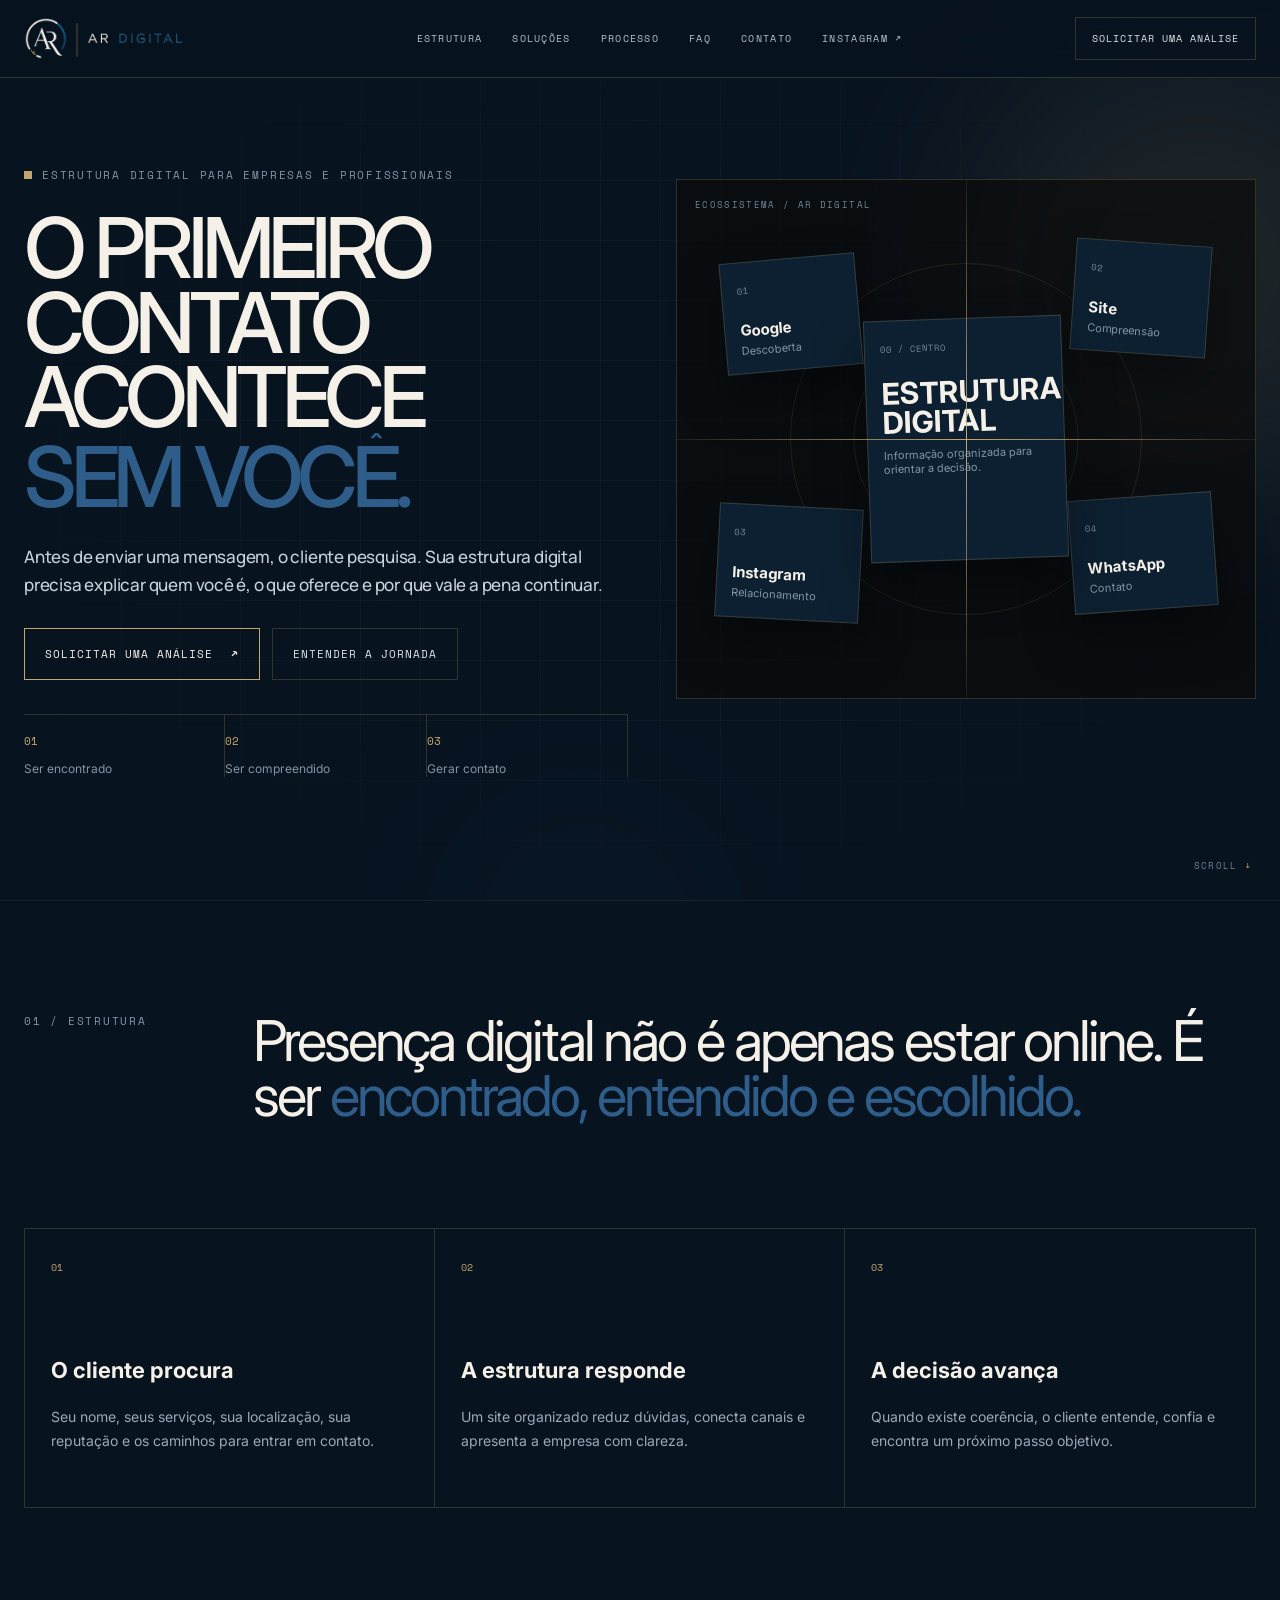
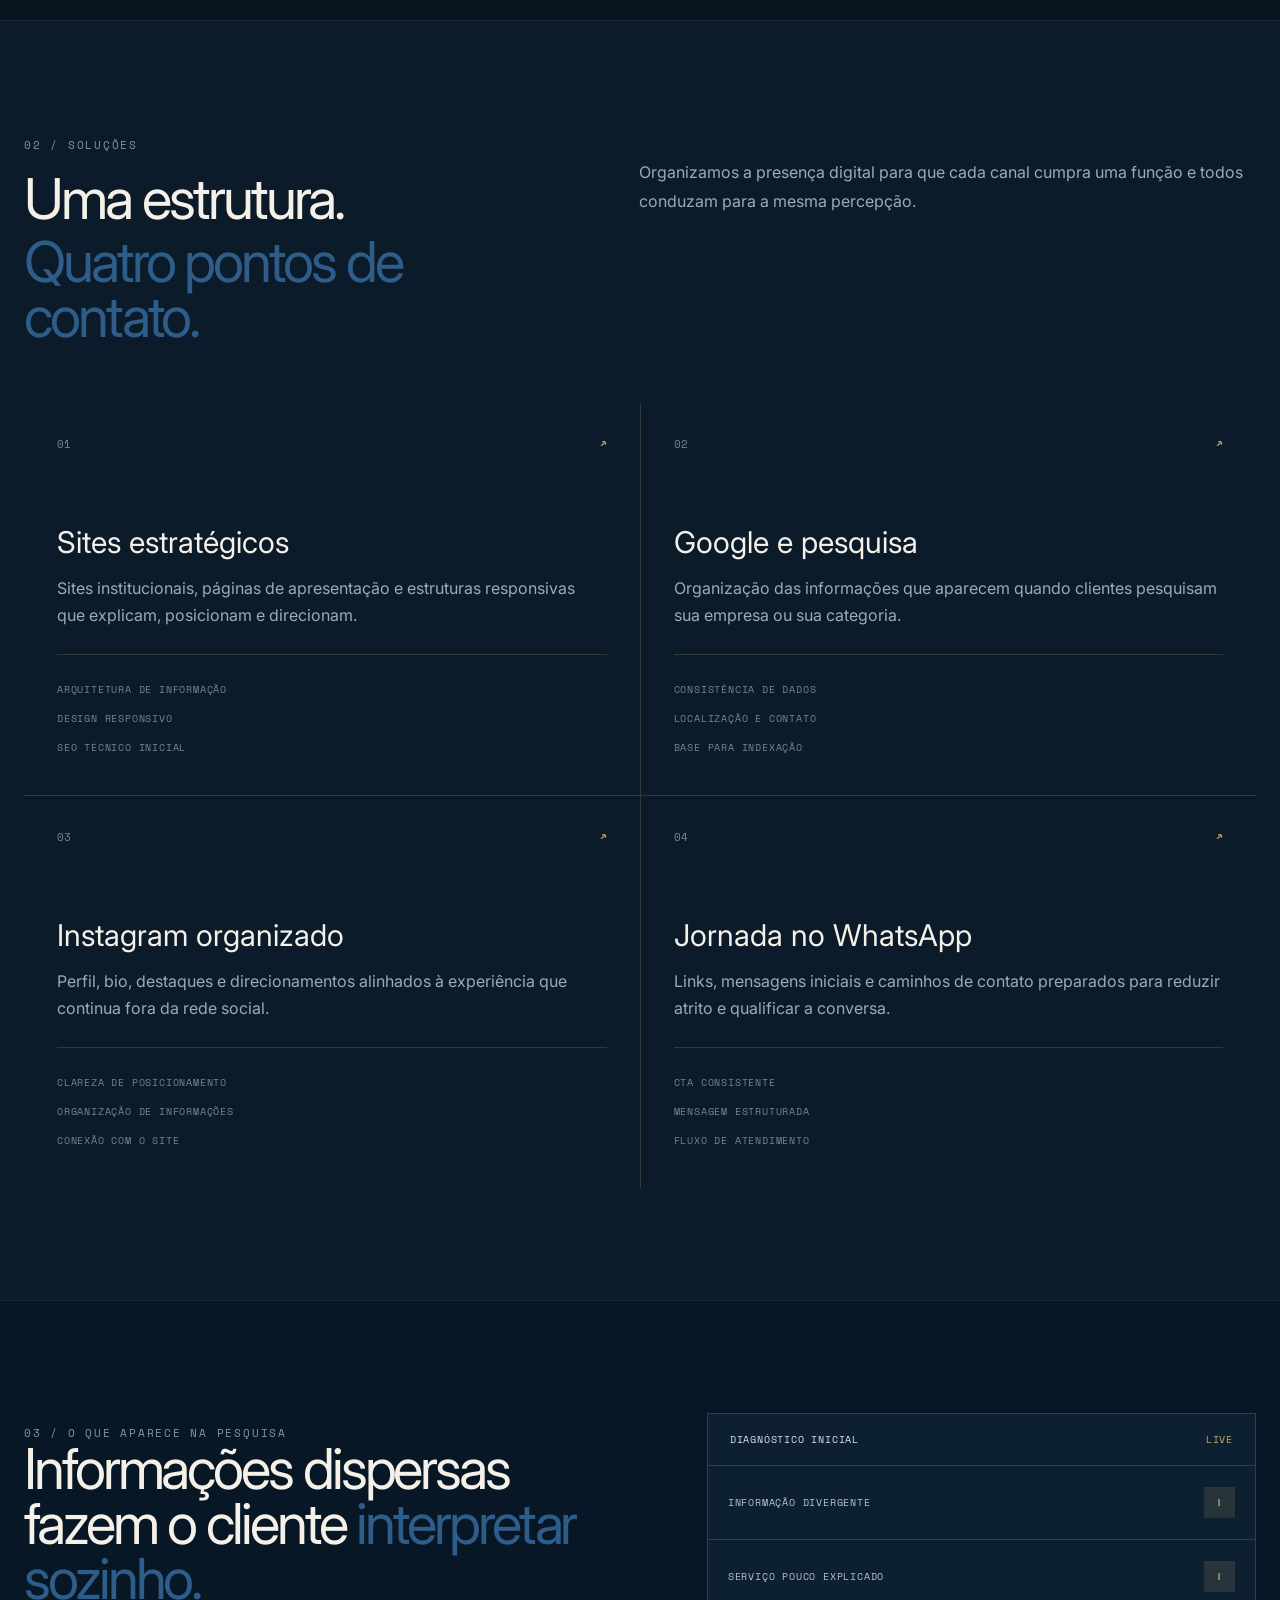
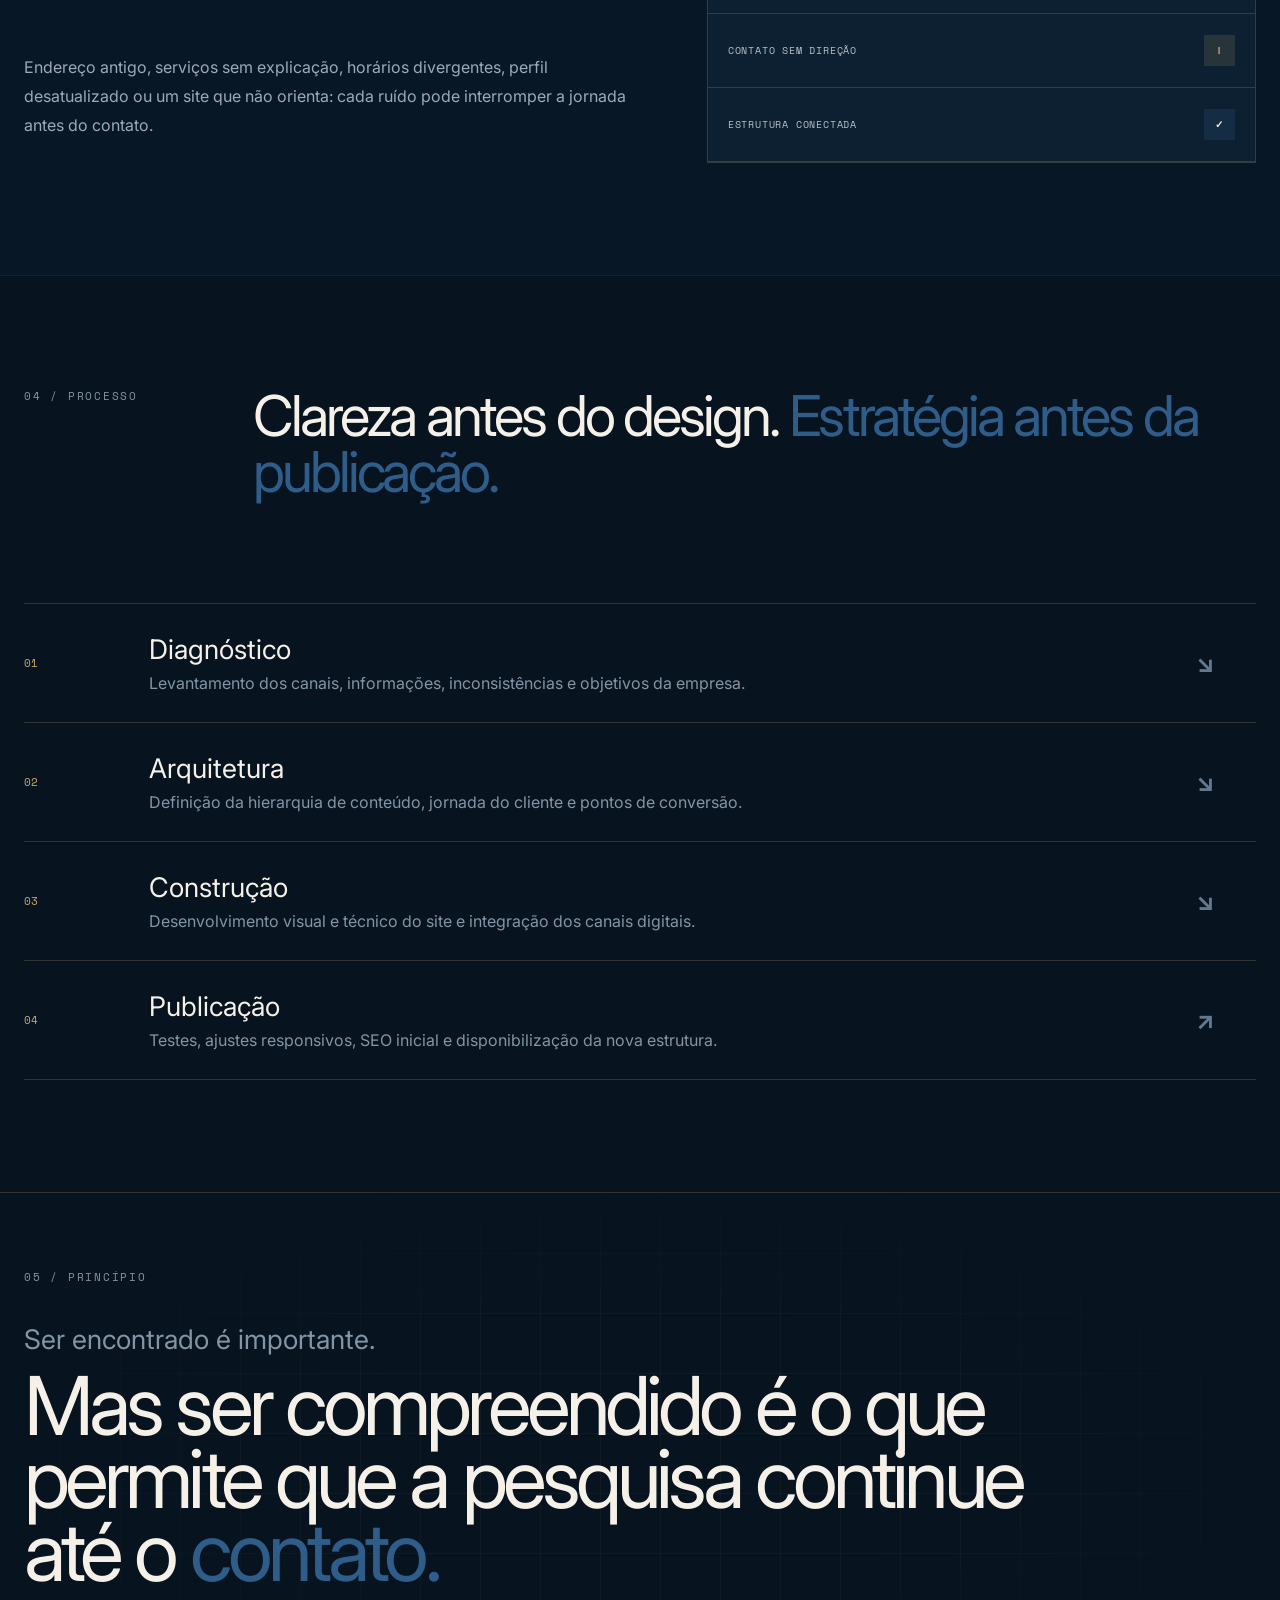
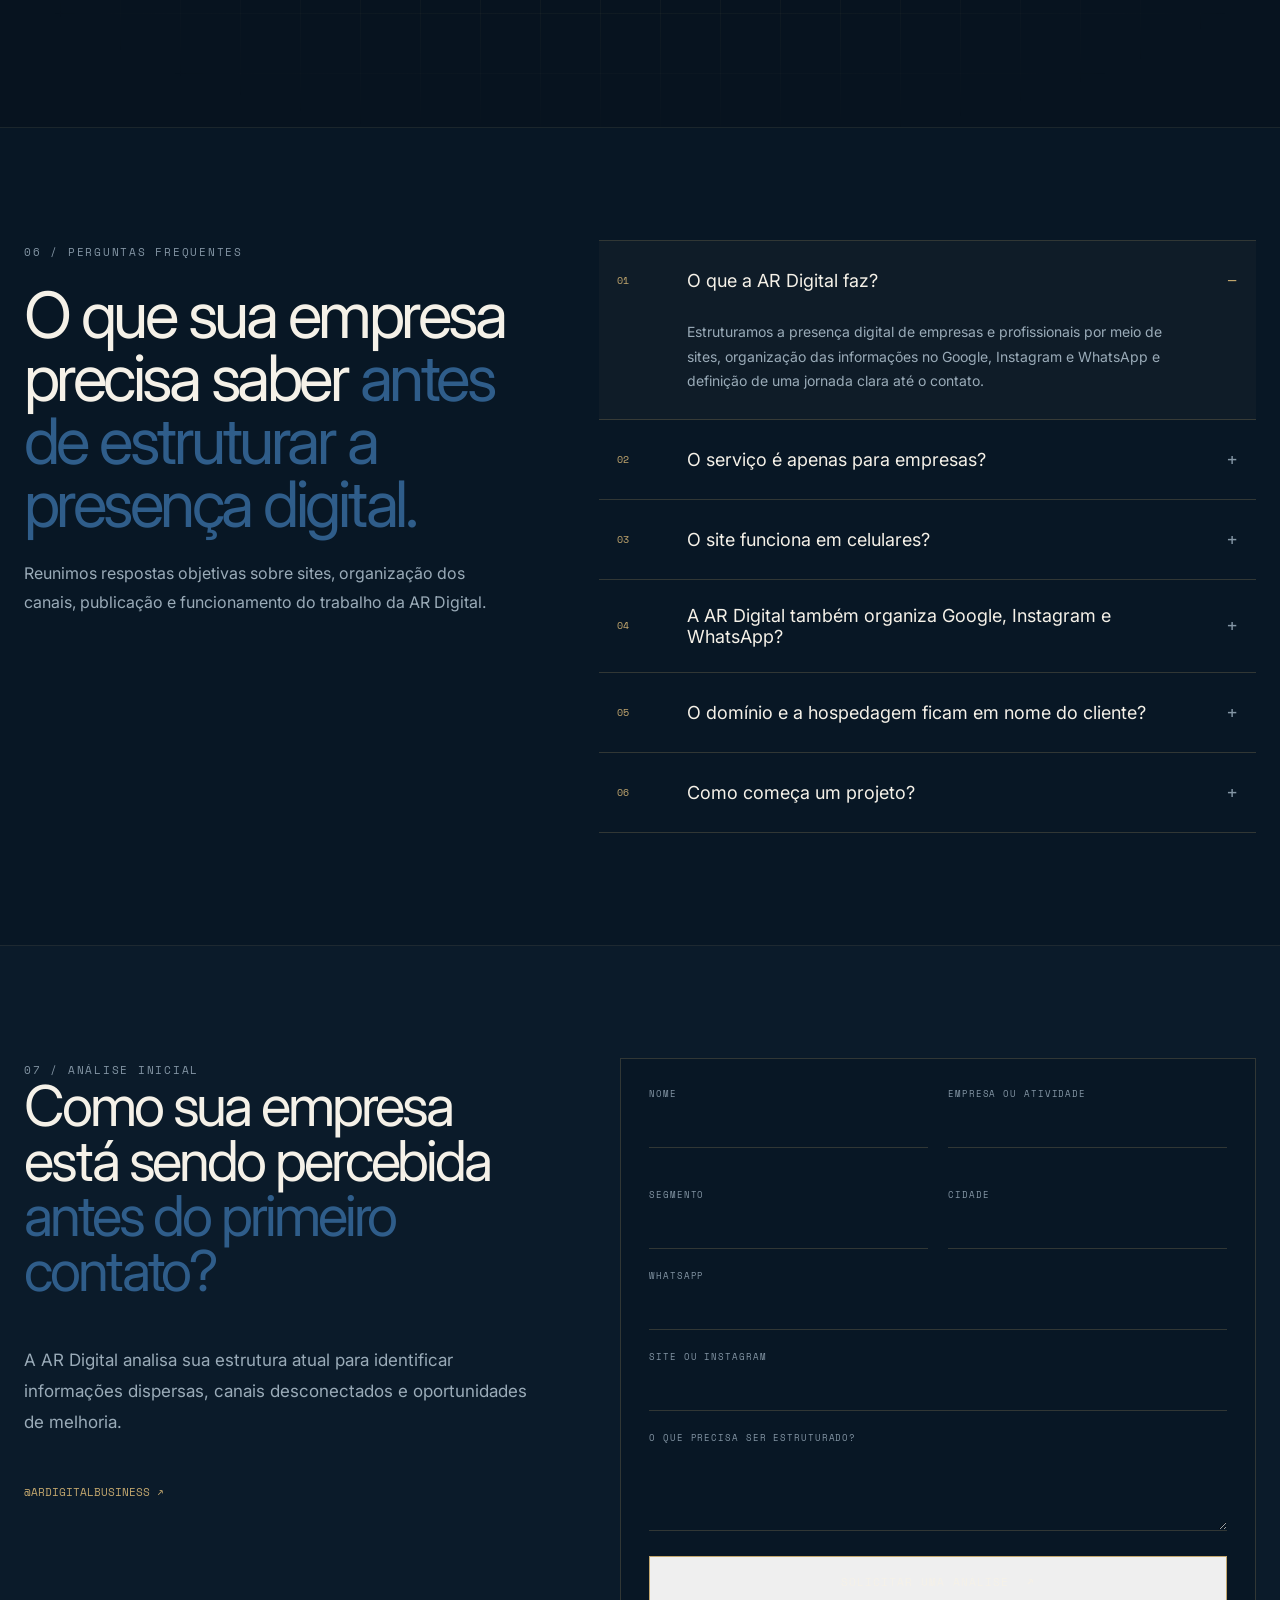
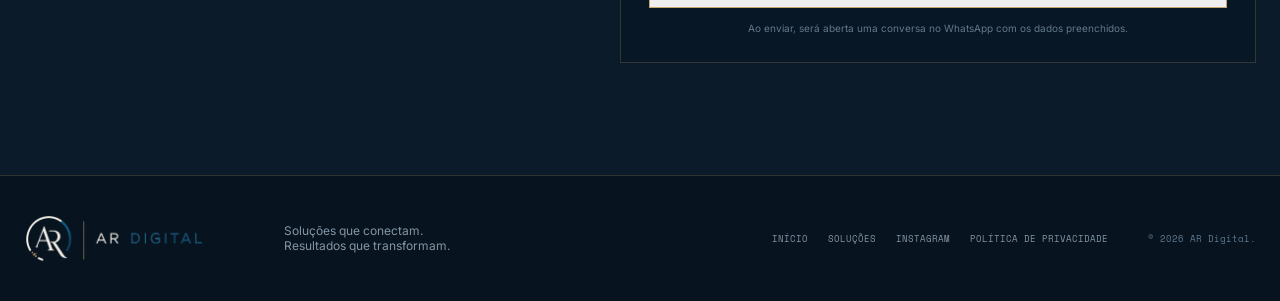
<file: index.html>
<!doctype html>
<html lang="pt-BR">
<head>
  <meta charset="utf-8">
  <meta name="viewport" content="width=device-width,initial-scale=1">
  <title>AR Digital | Sites e Estrutura Digital para Empresas</title>
  <meta name="description" content="A AR Digital estrutura sites, Google, Instagram e WhatsApp para que empresas e profissionais sejam encontrados, compreendidos e contatados com clareza.">
  <meta name="theme-color" content="#07131f">
  <meta property="og:title" content="AR Digital | Estrutura Digital">
  <meta property="og:description" content="Sites, informações e pontos de contato organizados para transformar pesquisa em contato.">
  <meta property="og:type" content="website">
  <meta property="og:url" content="https://ardigitalbusiness.com.br/">
  <meta property="og:image" content="https://ardigitalbusiness.com.br/assets/logo/ar-digital-logo.png">
  <link rel="canonical" href="https://ardigitalbusiness.com.br/">
  <link rel="icon" type="image/png" href="assets/logo/favicon.png">
  <link rel="preconnect" href="https://fonts.googleapis.com">
  <link rel="preconnect" href="https://fonts.gstatic.com" crossorigin>
  <link href="https://fonts.googleapis.com/css2?family=Inter:wght@300;400;500;600;700&family=Manrope:wght@400;500;600;700&family=Space+Mono:wght@400;700&display=swap" rel="stylesheet">
  <link rel="stylesheet" href="css/style.css">
  <script type="application/ld+json">
  {
    "@context": "https://schema.org",
    "@type": "FAQPage",
    "mainEntity": [
      {"@type":"Question","name":"O que a AR Digital faz?","acceptedAnswer":{"@type":"Answer","text":"A AR Digital estrutura a presença digital de empresas e profissionais por meio de sites, organização das informações no Google, Instagram e WhatsApp e definição de uma jornada clara até o contato."}},
      {"@type":"Question","name":"O serviço é apenas para empresas?","acceptedAnswer":{"@type":"Answer","text":"Não. A AR Digital atende empresas, comércios, restaurantes, prestadores de serviços e profissionais liberais, incluindo médicos e dentistas."}},
      {"@type":"Question","name":"O site funciona em celulares?","acceptedAnswer":{"@type":"Answer","text":"Sim. Os projetos são desenvolvidos com estrutura responsiva para adaptação a celulares, tablets e computadores."}},
      {"@type":"Question","name":"A AR Digital também organiza Google, Instagram e WhatsApp?","acceptedAnswer":{"@type":"Answer","text":"Sim. A proposta é conectar os principais pontos de contato para que endereço, serviços, apresentação e caminhos de atendimento transmitam a mesma informação."}}
    ]
  }
  </script>
</head>
<body>
  <div class="scroll-progress" aria-hidden="true"><span></span></div>
  <header class="site-header" id="topo">
    <a class="brand" href="#inicio" aria-label="AR Digital — início">
      <img src="assets/logo/ar-digital-logo.png" alt="AR Digital">
    </a>
    <button class="menu-toggle" type="button" aria-label="Abrir menu" aria-expanded="false"><span></span><span></span></button>
    <nav class="main-nav" aria-label="Navegação principal">
      <a href="#estrutura">Estrutura</a><a href="#servicos">Soluções</a><a href="#processo">Processo</a><a href="#faq">FAQ</a><a href="#contato">Contato</a>
      <a href="https://www.instagram.com/ardigitalbusiness/" target="_blank" rel="noopener">Instagram ↗</a>
    </nav>
    <a class="header-cta" href="#contato">Solicitar uma análise</a>
  </header>

  <main>
    <section class="hero" id="inicio">
      <div class="grid-bg" aria-hidden="true"></div><div class="glow glow-a"></div><div class="glow glow-b"></div>
      <div class="container hero-grid">
        <div class="hero-copy reveal">
          <span class="eyebrow"><i></i> Estrutura digital para empresas e profissionais</span>
          <h1>O primeiro contato acontece <span>sem voc<span class="circ-e">e</span>.</span></h1>
          <p class="lead lead-concept">Antes de enviar uma mensagem, o cliente pesquisa. Sua estrutura digital precisa explicar quem você é, o que oferece e por que vale a pena continuar.</p>
          <div class="actions"><a class="btn btn-primary" href="#contato">Solicitar uma análise <b>↗</b></a><a class="btn btn-ghost" href="#estrutura">Entender a jornada</a></div>
          <div class="hero-meta"><div><strong>01</strong><span>Ser encontrado</span></div><div><strong>02</strong><span>Ser compreendido</span></div><div><strong>03</strong><span>Gerar contato</span></div></div>
        </div>
        <div class="system-visual reveal delay-1" aria-label="Representação do ecossistema digital">
          <div class="beam beam-v"></div><div class="beam beam-h"></div>
          <div class="visual-label">ECOSSISTEMA / AR DIGITAL</div>
          <div class="orbit orbit-a"></div><div class="orbit orbit-b"></div>
          <article class="channel-card card-main"><small>00 / CENTRO</small><h2>Estrutura<br>Digital</h2><p>Informação organizada para orientar a decisão.</p></article>
          <article class="channel-card card-google"><small>01</small><h3>Google</h3><p>Descoberta</p></article>
          <article class="channel-card card-site"><small>02</small><h3>Site</h3><p>Compreensão</p></article>
          <article class="channel-card card-social"><small>03</small><h3>Instagram</h3><p>Relacionamento</p></article>
          <article class="channel-card card-whats"><small>04</small><h3>WhatsApp</h3><p>Contato</p></article>
        </div>
      </div>
      <a class="scroll-hint" href="#estrutura">Scroll <span>↓</span></a>
    </section>

    <section class="section section-dark" id="estrutura">
      <div class="container">
        <div class="section-head reveal"><span class="section-index">01 / ESTRUTURA</span><h2>Presença digital não é apenas estar online. É ser <em>encontrado, entendido e escolhido.</em></h2></div>
        <div class="statement-grid">
          <article class="statement-card reveal"><span>01</span><h3>O cliente procura</h3><p>Seu nome, seus serviços, sua localização, sua reputação e os caminhos para entrar em contato.</p></article>
          <article class="statement-card reveal delay-1"><span>02</span><h3>A estrutura responde</h3><p>Um site organizado reduz dúvidas, conecta canais e apresenta a empresa com clareza.</p></article>
          <article class="statement-card reveal delay-2"><span>03</span><h3>A decisão avança</h3><p>Quando existe coerência, o cliente entende, confia e encontra um próximo passo objetivo.</p></article>
        </div>
      </div>
    </section>

    <section class="section section-surface" id="servicos">
      <div class="container">
        <div class="section-head split-head solutions-head reveal">
          <div class="solutions-title">
            <span class="section-index">02 / SOLUÇÕES</span>
            <h2><span>Uma estrutura.</span><em>Quatro pontos de contato.</em></h2>
          </div>
          <p class="solutions-intro">Organizamos a presença digital para que cada canal cumpra uma função e todos conduzam para a mesma percepção.</p>
        </div>
        <div class="services-grid">
          <article class="service-card reveal"><div class="service-top"><span>01</span><b>↗</b></div><h3>Sites estratégicos</h3><p>Sites institucionais, páginas de apresentação e estruturas responsivas que explicam, posicionam e direcionam.</p><ul><li>Arquitetura de informação</li><li>Design responsivo</li><li>SEO técnico inicial</li></ul></article>
          <article class="service-card reveal delay-1"><div class="service-top"><span>02</span><b>↗</b></div><h3>Google e pesquisa</h3><p>Organização das informações que aparecem quando clientes pesquisam sua empresa ou sua categoria.</p><ul><li>Consistência de dados</li><li>Localização e contato</li><li>Base para indexação</li></ul></article>
          <article class="service-card reveal delay-2"><div class="service-top"><span>03</span><b>↗</b></div><h3>Instagram organizado</h3><p>Perfil, bio, destaques e direcionamentos alinhados à experiência que continua fora da rede social.</p><ul><li>Clareza de posicionamento</li><li>Organização de informações</li><li>Conexão com o site</li></ul></article>
          <article class="service-card reveal delay-3"><div class="service-top"><span>04</span><b>↗</b></div><h3>Jornada no WhatsApp</h3><p>Links, mensagens iniciais e caminhos de contato preparados para reduzir atrito e qualificar a conversa.</p><ul><li>CTA consistente</li><li>Mensagem estruturada</li><li>Fluxo de atendimento</li></ul></article>
        </div>
      </div>
    </section>

    <section class="section research-section">
      <div class="container research-grid">
        <div class="reveal"><span class="section-index">03 / O QUE APARECE NA PESQUISA</span><h2>Informações dispersas fazem o cliente <em>interpretar sozinho.</em></h2><p class="large-copy">Endereço antigo, serviços sem explicação, horários divergentes, perfil desatualizado ou um site que não orienta: cada ruído pode interromper a jornada antes do contato.</p></div>
        <div class="diagnostic-panel reveal delay-1"><div class="panel-head"><span>DIAGNÓSTICO INICIAL</span><i>LIVE</i></div><div class="diagnostic-row"><span>Informação divergente</span><b>!</b></div><div class="diagnostic-row"><span>Serviço pouco explicado</span><b>!</b></div><div class="diagnostic-row"><span>Contato sem direção</span><b>!</b></div><div class="diagnostic-row good"><span>Estrutura conectada</span><b>✓</b></div></div>
      </div>
    </section>

    <section class="section process-section" id="processo">
      <div class="container">
        <div class="section-head reveal"><span class="section-index">04 / PROCESSO</span><h2>Clareza antes do design. <em>Estratégia antes da publicação.</em></h2></div>
        <div class="process-list">
          <article class="process-item reveal"><span>01</span><div><h3>Diagnóstico</h3><p>Levantamento dos canais, informações, inconsistências e objetivos da empresa.</p></div><b>↘</b></article>
          <article class="process-item reveal"><span>02</span><div><h3>Arquitetura</h3><p>Definição da hierarquia de conteúdo, jornada do cliente e pontos de conversão.</p></div><b>↘</b></article>
          <article class="process-item reveal"><span>03</span><div><h3>Construção</h3><p>Desenvolvimento visual e técnico do site e integração dos canais digitais.</p></div><b>↘</b></article>
          <article class="process-item reveal"><span>04</span><div><h3>Publicação</h3><p>Testes, ajustes responsivos, SEO inicial e disponibilização da nova estrutura.</p></div><b>↗</b></article>
        </div>
      </div>
    </section>

    <section class="manifesto-section"><div class="grid-bg"></div><div class="container reveal"><span class="section-index">05 / PRINCÍPIO</span><p>Ser encontrado é importante.</p><h2>Mas ser compreendido é o que permite que a pesquisa continue até o <em>contato.</em></h2></div></section>


    <section class="section faq-section" id="faq">
      <div class="container faq-grid">
        <div class="faq-intro reveal">
          <span class="section-index">06 / PERGUNTAS FREQUENTES</span>
          <h2>O que sua empresa precisa saber <em>antes de estruturar a presença digital.</em></h2>
          <p>Reunimos respostas objetivas sobre sites, organização dos canais, publicação e funcionamento do trabalho da AR Digital.</p>
        </div>
        <div class="faq-list reveal delay-1">
          <details open>
            <summary><span>01</span>O que a AR Digital faz?</summary>
            <p>Estruturamos a presença digital de empresas e profissionais por meio de sites, organização das informações no Google, Instagram e WhatsApp e definição de uma jornada clara até o contato.</p>
          </details>
          <details>
            <summary><span>02</span>O serviço é apenas para empresas?</summary>
            <p>Não. Atendemos empresas, comércios, restaurantes, prestadores de serviços e profissionais liberais, incluindo médicos e dentistas.</p>
          </details>
          <details>
            <summary><span>03</span>O site funciona em celulares?</summary>
            <p>Sim. Os projetos são desenvolvidos com estrutura responsiva para adaptação a celulares, tablets e computadores.</p>
          </details>
          <details>
            <summary><span>04</span>A AR Digital também organiza Google, Instagram e WhatsApp?</summary>
            <p>Sim. A proposta é conectar os principais pontos de contato para que endereço, serviços, apresentação e caminhos de atendimento transmitam a mesma informação.</p>
          </details>
          <details>
            <summary><span>05</span>O domínio e a hospedagem ficam em nome do cliente?</summary>
            <p>Sim. Sempre que aplicável, domínio e hospedagem são configurados em nome do cliente, preservando o controle e o acesso à estrutura digital.</p>
          </details>
          <details>
            <summary><span>06</span>Como começa um projeto?</summary>
            <p>O trabalho começa com uma análise inicial da presença atual, seguida pela definição das informações, da estrutura, da identidade visual e dos pontos de contato necessários.</p>
          </details>
        </div>
      </div>
    </section>

    <section class="section contact-section" id="contato">
      <div class="container contact-grid">
        <div class="contact-copy reveal"><span class="section-index">07 / ANÁLISE INICIAL</span><h2>Como sua empresa está sendo percebida <em>antes do primeiro contato?</em></h2><p>A AR Digital analisa sua estrutura atual para identificar informações dispersas, canais desconectados e oportunidades de melhoria.</p><a class="instagram-link" href="https://www.instagram.com/ardigitalbusiness/" target="_blank" rel="noopener">@ardigitalbusiness ↗</a></div>
        <form class="contact-form reveal delay-1" id="leadForm">
          <div class="form-grid"><label>Nome<input required name="nome" autocomplete="name"></label><label>Empresa ou atividade<input required name="empresa" autocomplete="organization"></label><label>Segmento<input name="segmento"></label><label>Cidade<input name="cidade" autocomplete="address-level2"></label></div>
          <label>WhatsApp<input required name="whatsapp" inputmode="tel" autocomplete="tel"></label><label>Site ou Instagram<input name="site"></label><label>O que precisa ser estruturado?<textarea name="mensagem" rows="4"></textarea></label>
          <button class="btn btn-primary form-submit" type="submit">Solicitar uma análise <b>↗</b></button><p class="form-help">Ao enviar, será aberta uma conversa no WhatsApp com os dados preenchidos.</p>
        </form>
      </div>
    </section>
  </main>

  <footer class="site-footer"><div class="container footer-grid"><img src="assets/logo/ar-digital-logo.png" alt="AR Digital"><p>Soluções que conectam.<br>Resultados que transformam.</p><nav><a href="#inicio">Início</a><a href="#servicos">Soluções</a><a href="https://www.instagram.com/ardigitalbusiness/" target="_blank" rel="noopener">Instagram</a><a href="politica-de-privacidade.html">Política de privacidade</a></nav><small>© <span id="year"></span> AR Digital.</small></div></footer>
  <script src="js/script.js"></script>
</body>
</html>
</file>
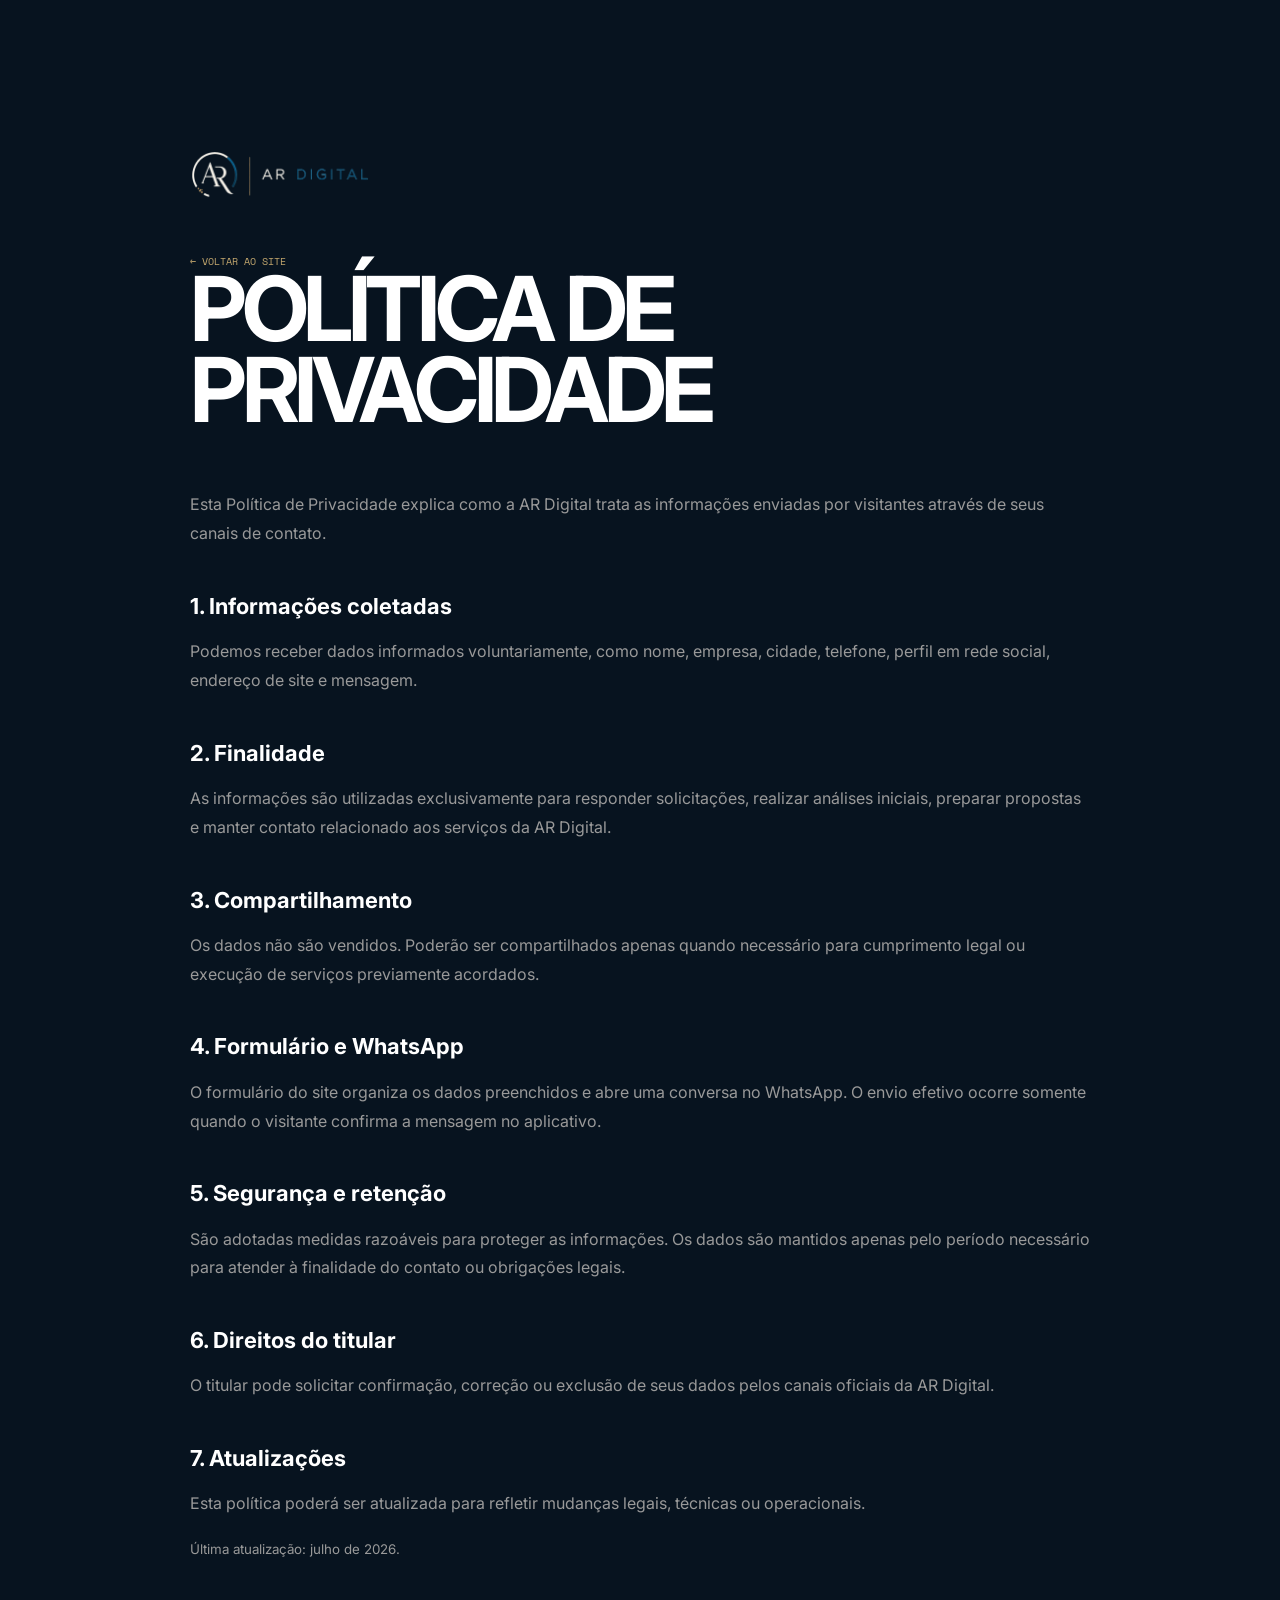
<file: politica-de-privacidade.html>
<!doctype html><html lang="pt-BR"><head><meta charset="utf-8"><meta name="viewport" content="width=device-width,initial-scale=1"><title>Política de Privacidade | AR Digital</title><meta name="robots" content="index,follow"><link rel="icon" href="assets/logo/favicon.png"><link rel="preconnect" href="https://fonts.googleapis.com"><link rel="preconnect" href="https://fonts.gstatic.com" crossorigin><link href="https://fonts.googleapis.com/css2?family=Inter:wght@300;400;500;600&family=Space+Mono&display=swap" rel="stylesheet"><link rel="stylesheet" href="css/style.css"><style>.privacy{padding:150px 0 100px;min-height:100vh}.privacy-wrap{max-width:900px}.privacy h1{font-size:clamp(3rem,7vw,6rem);line-height:.9;letter-spacing:-.06em;text-transform:uppercase;color:#fff}.privacy h2{font-size:22px;color:#fff;margin-top:45px}.privacy p,.privacy li{color:#999;line-height:1.8}.privacy .back{font:10px 'Space Mono';text-transform:uppercase;color:#c3a76e}.privacy-logo{width:180px;margin-bottom:50px}</style></head><body><main class="privacy"><div class="container privacy-wrap"><img class="privacy-logo" src="assets/logo/ar-digital-logo.png" alt="AR Digital"><a class="back" href="index.html">← Voltar ao site</a><h1>Política de Privacidade</h1><p>Esta Política de Privacidade explica como a AR Digital trata as informações enviadas por visitantes através de seus canais de contato.</p><h2>1. Informações coletadas</h2><p>Podemos receber dados informados voluntariamente, como nome, empresa, cidade, telefone, perfil em rede social, endereço de site e mensagem.</p><h2>2. Finalidade</h2><p>As informações são utilizadas exclusivamente para responder solicitações, realizar análises iniciais, preparar propostas e manter contato relacionado aos serviços da AR Digital.</p><h2>3. Compartilhamento</h2><p>Os dados não são vendidos. Poderão ser compartilhados apenas quando necessário para cumprimento legal ou execução de serviços previamente acordados.</p><h2>4. Formulário e WhatsApp</h2><p>O formulário do site organiza os dados preenchidos e abre uma conversa no WhatsApp. O envio efetivo ocorre somente quando o visitante confirma a mensagem no aplicativo.</p><h2>5. Segurança e retenção</h2><p>São adotadas medidas razoáveis para proteger as informações. Os dados são mantidos apenas pelo período necessário para atender à finalidade do contato ou obrigações legais.</p><h2>6. Direitos do titular</h2><p>O titular pode solicitar confirmação, correção ou exclusão de seus dados pelos canais oficiais da AR Digital.</p><h2>7. Atualizações</h2><p>Esta política poderá ser atualizada para refletir mudanças legais, técnicas ou operacionais.</p><p><small>Última atualização: julho de 2026.</small></p></div></main></body></html>
</file>
<file: css/style.css>
:root{--bg:#07131f;--surface:#0b1b2a;--surface2:#10263a;--text:#f5f1e8;--muted:#94a4b2;--line:rgba(195,167,110,.22);--line2:rgba(195,167,110,.10);--accent:#c3a76e;--max:1440px;--mono:'Space Mono',monospace;--sans:'Inter',sans-serif}*{box-sizing:border-box}html{scroll-behavior:smooth}body{margin:0;background:var(--bg);color:#dce4ea;font-family:var(--sans);overflow-x:hidden}a{color:inherit;text-decoration:none}img{max-width:100%;display:block}button,input,textarea{font:inherit}.container{width:min(calc(100% - 48px),var(--max));margin:auto}.scroll-progress{position:fixed;inset:0 0 auto;height:2px;z-index:999;background:transparent}.scroll-progress span{display:block;width:0;height:100%;background:var(--accent)}.site-header{height:86px;padding:0 max(24px,calc((100vw - var(--max))/2));display:grid;grid-template-columns:220px 1fr auto;align-items:center;gap:30px;position:fixed;inset:0 0 auto;z-index:100;background:rgba(7,19,31,.88);backdrop-filter:blur(16px);border-bottom:1px solid var(--line)}.brand img{width:176px;max-height:58px;object-fit:contain;object-position:left center}.main-nav{display:flex;justify-content:center;gap:30px;font:10px var(--mono);text-transform:uppercase;letter-spacing:.13em;color:#b8c2cb}.main-nav a:hover{color:var(--accent)}.header-cta{border:1px solid var(--line);padding:13px 16px;font:10px var(--mono);text-transform:uppercase;letter-spacing:.1em;transition:.3s}.header-cta:hover{background:var(--accent);border-color:var(--accent);color:#07131f}.menu-toggle{display:none;background:none;border:0;color:#f5f1e8}.hero{min-height:100vh;padding:150px 0 80px;position:relative;display:flex;align-items:center;overflow:hidden}.grid-bg{position:absolute;inset:0;background-image:linear-gradient(to right,rgba(195,167,110,.055) 1px,transparent 1px),linear-gradient(to bottom,rgba(195,167,110,.055) 1px,transparent 1px);background-size:60px 60px;mask-image:radial-gradient(ellipse at center,#000 35%,transparent 78%);pointer-events:none}.glow{position:absolute;border-radius:50%;filter:blur(100px);opacity:.12}.glow-a{width:440px;height:440px;background:var(--accent);right:-140px;top:5%}.glow-b{width:300px;height:300px;background:#2f5d8a;left:34%;bottom:-180px;opacity:.05}.hero-grid{display:grid;grid-template-columns:1.02fr .98fr;gap:70px;align-items:center;position:relative;z-index:2}.eyebrow,.section-index{font:11px var(--mono);letter-spacing:.16em;text-transform:uppercase;color:#8395a4}.eyebrow{display:flex;align-items:center;gap:10px;margin-bottom:28px}.eyebrow i{width:8px;height:8px;background:var(--accent)}h1,h2,h3,p{margin-top:0}.hero h1{font-size:clamp(4.5rem,8.1vw,8.2rem);line-height:.86;letter-spacing:-.075em;text-transform:uppercase;font-weight:500;color:#f5f1e8;margin-bottom:32px}.hero h1 span{color:#2f5d8a}.lead{font-size:18px;line-height:1.7;color:#b8c2cb;font-weight:300;max-width:650px}.actions{display:flex;gap:12px;margin:40px 0 50px}.btn{display:inline-flex;align-items:center;justify-content:center;gap:18px;min-height:52px;padding:0 20px;border:1px solid var(--line);font:11px var(--mono);letter-spacing:.09em;text-transform:uppercase;transition:.3s}.btn-primary{border-color:var(--accent);color:#f5f1e8;box-shadow:inset 0 0 0 0 var(--accent)}.btn-primary:hover{box-shadow:inset 320px 0 0 0 var(--accent);color:#07131f}.btn-ghost:hover{border-color:#f5f1e8}.hero-meta{display:grid;grid-template-columns:repeat(3,1fr);max-width:610px;border-top:1px solid var(--line)}.hero-meta div{padding:20px 18px 0 0;border-right:1px solid var(--line)}.hero-meta strong{display:block;font:11px var(--mono);color:var(--accent);margin-bottom:8px}.hero-meta span{font-size:12px;color:#8395a4}.system-visual{height:610px;position:relative;border:1px solid var(--line);background:rgba(10,10,10,.7);perspective:1000px}.visual-label{position:absolute;top:18px;left:18px;font:9px var(--mono);letter-spacing:.15em;color:#718698}.orbit{position:absolute;border:1px solid rgba(195,167,110,.12);border-radius:50%;left:50%;top:50%;transform:translate(-50%,-50%)}.orbit-a{width:420px;height:420px}.orbit-b{width:265px;height:265px}.channel-card{position:absolute;background:#0d2031;border:1px solid var(--line);padding:18px;box-shadow:0 24px 50px rgba(0,0,0,.35);transition:.45s cubic-bezier(.2,.8,.2,1)}.channel-card:hover{transform:translateY(-10px) scale(1.035);border-color:rgba(195,167,110,.55);z-index:10}.channel-card small{font:9px var(--mono);color:#718698}.channel-card h2{font-size:36px;line-height:.95;text-transform:uppercase;color:#f5f1e8;margin:30px 0 16px}.channel-card h3{font-size:18px;color:#f5f1e8;margin:30px 0 5px}.channel-card p{font-size:11px;color:#8395a4;margin:0}.card-main{width:230px;height:285px;left:50%;top:50%;transform:translate(-50%,-50%) rotate(-2deg);z-index:3}.card-main:hover{transform:translate(-50%,-53%) rotate(0) scale(1.04)}.card-google{width:155px;height:130px;left:8%;top:15%;transform:rotate(-5deg)}.card-site{width:155px;height:130px;right:8%;top:12%;transform:rotate(4deg)}.card-social{width:165px;height:132px;left:7%;bottom:12%;transform:rotate(3deg)}.card-whats{width:165px;height:132px;right:7%;bottom:14%;transform:rotate(-4deg)}.beam{position:absolute;overflow:hidden;background:rgba(195,167,110,.10);z-index:5}.beam-v{width:1px;inset:0 auto 0 50%}.beam-h{height:1px;inset:50% 0 auto}.beam-v:after,.beam-h:after{content:"";position:absolute;background:linear-gradient(transparent,var(--accent),transparent)}.beam-v:after{inset:0;width:1px;animation:beamV 5s infinite}.beam-h:after{inset:0;height:1px;background:linear-gradient(90deg,transparent,var(--accent),transparent);animation:beamH 7s 2s infinite}.scroll-hint{position:absolute;right:28px;bottom:28px;font:9px var(--mono);letter-spacing:.14em;text-transform:uppercase;color:#718698}.scroll-hint span{color:var(--accent)}.section{padding:130px 0;border-top:1px solid var(--line2)}.section-surface{background:var(--surface)}.section-head{display:grid;grid-template-columns:220px 1fr;gap:40px;align-items:start;margin-bottom:70px}.section-head h2,.research-section h2,.contact-copy h2{font-size:clamp(2.8rem,5vw,5.3rem);line-height:.98;letter-spacing:-.055em;font-weight:400;color:#f5f1e8;max-width:1050px}.section-head em,.research-section em,.contact-copy em,.manifesto-section em{font-style:normal;color:#2f5d8a}.statement-grid{display:grid;grid-template-columns:repeat(3,1fr);border:1px solid var(--line)}.statement-card{min-height:315px;padding:30px;border-right:1px solid var(--line);position:relative}.statement-card:last-child{border-right:0}.statement-card>span{font:10px var(--mono);color:var(--accent)}.statement-card h3{font-size:25px;color:#f5f1e8;margin-top:100px}.statement-card p{color:#9aabb8;line-height:1.7;font-size:14px}.split-head{grid-template-columns:1fr 340px}.split-head>p{color:#9aabb8;line-height:1.8;margin-top:25px}.services-grid{display:grid;grid-template-columns:repeat(2,1fr);gap:1px;background:var(--line)}.service-card{background:var(--surface);padding:38px;min-height:390px;transition:.35s}.service-card:hover{background:#112a40}.service-top{display:flex;justify-content:space-between;font:11px var(--mono);color:#718698}.service-top b{color:var(--accent)}.service-card h3{font-size:34px;color:#f5f1e8;font-weight:400;margin:90px 0 18px}.service-card p{color:#9aabb8;line-height:1.7}.service-card ul{list-style:none;padding:20px 0 0;margin:25px 0 0;border-top:1px solid var(--line)}.service-card li{font:10px var(--mono);text-transform:uppercase;letter-spacing:.08em;color:#718698;padding:7px 0}.research-section{background:#081725}.research-grid{display:grid;grid-template-columns:1.05fr .95fr;gap:90px;align-items:center}.large-copy{font-size:18px;color:#9aabb8;line-height:1.8;max-width:700px}.diagnostic-panel{border:1px solid var(--line);background:#0d2031}.panel-head,.diagnostic-row{display:flex;justify-content:space-between;align-items:center;padding:18px 22px;border-bottom:1px solid var(--line);font:10px var(--mono);letter-spacing:.08em;text-transform:uppercase}.panel-head i{font-style:normal;color:var(--accent)}.diagnostic-row{padding:25px 22px;color:#b8c2cb}.diagnostic-row b{width:31px;height:31px;display:grid;place-items:center;background:rgba(195,167,110,.14);color:var(--accent)}.diagnostic-row.good b{background:rgba(47,93,138,.22);color:#f5f1e8}.process-list{border-top:1px solid var(--line)}.process-item{display:grid;grid-template-columns:100px 1fr 60px;align-items:center;gap:25px;padding:35px 0;border-bottom:1px solid var(--line);transition:.3s}.process-item:hover{padding-left:18px;background:rgba(195,167,110,.045)}.process-item>span{font:11px var(--mono);color:var(--accent)}.process-item h3{font-size:30px;color:#f5f1e8;font-weight:400;margin-bottom:7px}.process-item p{color:#8395a4;margin:0}.process-item>b{font-size:25px;color:#62798d}.manifesto-section{min-height:620px;display:flex;align-items:center;position:relative;border-top:1px solid var(--line);overflow:hidden}.manifesto-section .container{position:relative;z-index:2}.manifesto-section p{font-size:27px;color:#8395a4;margin:45px 0 15px}.manifesto-section h2{font-size:clamp(3.7rem,7.2vw,7.3rem);line-height:.9;letter-spacing:-.06em;font-weight:400;color:#f5f1e8;max-width:1200px}.contact-section{background:var(--surface)}.contact-grid{display:grid;grid-template-columns:.9fr 1.1fr;gap:90px}.contact-copy p{font-size:17px;color:#9aabb8;line-height:1.8;max-width:600px}.instagram-link{display:inline-block;margin-top:30px;font:11px var(--mono);color:var(--accent);text-transform:uppercase}.contact-form{border:1px solid var(--line);padding:32px;background:#081725}.form-grid{display:grid;grid-template-columns:1fr 1fr;gap:20px}.contact-form label{display:block;font:9px var(--mono);letter-spacing:.1em;text-transform:uppercase;color:#8395a4;margin-bottom:20px}.contact-form input,.contact-form textarea{display:block;width:100%;margin-top:10px;background:transparent;border:0;border-bottom:1px solid var(--line);color:#f5f1e8;padding:12px 0;outline:0;resize:vertical}.contact-form input:focus,.contact-form textarea:focus{border-color:var(--accent)}.form-submit{width:100%;margin-top:5px}.form-help{font-size:10px;color:#62798d;text-align:center;margin:14px 0 0}.site-footer{border-top:1px solid var(--line);padding:45px 0}.footer-grid{display:grid;grid-template-columns:220px 1fr auto auto;gap:40px;align-items:center}.footer-grid img{width:180px;max-height:60px;object-fit:contain;object-position:left}.footer-grid p{font-size:12px;color:#8395a4;margin:0}.footer-grid nav{display:flex;gap:20px;font:9px var(--mono);text-transform:uppercase;color:#8395a4}.footer-grid a:hover{color:var(--accent)}.footer-grid small{font:9px var(--mono);color:#62798d}.reveal{opacity:0;transform:translateY(25px);filter:blur(5px);transition:opacity .75s,transform .75s,filter .75s}.reveal.visible{opacity:1;transform:none;filter:none}.delay-1{transition-delay:.12s}.delay-2{transition-delay:.24s}.delay-3{transition-delay:.36s}@keyframes beamV{0%{transform:translateY(-100%);opacity:0}15%,85%{opacity:1}100%{transform:translateY(100%);opacity:0}}@keyframes beamH{0%{transform:translateX(-100%);opacity:0}15%,85%{opacity:1}100%{transform:translateX(100%);opacity:0}}@media(max-width:1050px){.site-header{grid-template-columns:1fr auto auto}.main-nav{display:none}.menu-toggle{display:block;width:40px;height:40px}.menu-toggle span{display:block;width:24px;height:1px;background:#f5f1e8;margin:7px auto}.main-nav.open{display:flex;position:fixed;left:0;right:0;top:86px;background:#081725;padding:30px;flex-direction:column;border-bottom:1px solid var(--line)}.hero-grid,.research-grid,.contact-grid{grid-template-columns:1fr}.hero{padding-top:135px}.system-visual{height:570px}.section-head,.split-head{grid-template-columns:1fr}.services-grid{grid-template-columns:1fr 1fr}.footer-grid{grid-template-columns:1fr 1fr}.footer-grid nav{flex-wrap:wrap}}@media(max-width:700px){.container{width:min(calc(100% - 30px),var(--max))}.site-header{height:74px;padding:0 15px;grid-template-columns:1fr auto}.brand img{width:145px}.header-cta{display:none}.main-nav.open{top:74px}.hero{min-height:auto;padding:125px 0 70px}.hero h1{font-size:clamp(3.5rem,18vw,5rem)}.lead{font-size:16px}.actions{flex-direction:column}.hero-meta{grid-template-columns:1fr}.hero-meta div{border-right:0;border-bottom:1px solid var(--line);padding:15px 0}.system-visual{height:500px}.card-main{width:190px;height:245px}.card-google,.card-site,.card-social,.card-whats{width:130px;height:112px;padding:13px}.card-google{left:2%}.card-site{right:2%}.card-social{left:2%}.card-whats{right:2%}.orbit-a{width:330px;height:330px}.orbit-b{width:220px;height:220px}.section{padding:90px 0}.section-head h2,.research-section h2,.contact-copy h2{font-size:clamp(2.6rem,13vw,4rem)}.statement-grid{grid-template-columns:1fr}.statement-card{border-right:0;border-bottom:1px solid var(--line);min-height:auto}.statement-card h3{margin-top:55px}.services-grid{grid-template-columns:1fr}.service-card h3{margin-top:60px}.process-item{grid-template-columns:48px 1fr 25px}.manifesto-section{min-height:520px}.manifesto-section h2{font-size:clamp(3rem,14vw,4.6rem)}.form-grid{grid-template-columns:1fr}.contact-form{padding:22px}.footer-grid{grid-template-columns:1fr;gap:24px}.footer-grid nav{flex-direction:column;gap:12px}.scroll-hint{display:none}}@media(prefers-reduced-motion:reduce){html{scroll-behavior:auto}*,*:before,*:after{animation:none!important;transition:none!important}.reveal{opacity:1;transform:none;filter:none}}

/* Ajuste de escala geral: seções aproximadamente 12% mais compactas */
@media (min-width:1051px){
  .site-header{height:78px}
  .brand img{width:160px;max-height:52px}
  .hero{min-height:92vh;padding:128px 0 65px}
  .hero-grid{gap:60px}
  .hero h1{font-size:clamp(4rem,7.2vw,7.3rem);margin-bottom:28px}
  .lead{font-size:16px}
  .actions{margin:34px 0 42px}
  .system-visual{height:535px}
  .orbit-a{width:370px;height:370px}.orbit-b{width:235px;height:235px}
  .card-main{width:205px;height:252px}
  .card-google,.card-site{width:140px;height:116px}
  .card-social,.card-whats{width:148px;height:118px}
  .channel-card{padding:16px}
  .channel-card h2{font-size:32px;margin:25px 0 13px}
  .channel-card h3{font-size:16px;margin:25px 0 4px}
  .section{padding:112px 0}
  .section-head{margin-bottom:58px;grid-template-columns:195px 1fr;gap:34px}
  .section-head h2,.research-section h2,.contact-copy h2,.faq-intro h2{font-size:clamp(2.5rem,4.4vw,4.7rem)}
  .statement-card{min-height:278px;padding:26px}
  .statement-card h3{font-size:22px;margin-top:82px}
  .service-card{padding:33px;min-height:342px}
  .service-card h3{font-size:30px;margin:72px 0 15px}
  .research-grid,.contact-grid,.faq-grid{gap:76px}
  .large-copy{font-size:16px}
  .diagnostic-row{padding:21px 20px}
  .process-item{padding:29px 0}
  .process-item h3{font-size:27px}
  .manifesto-section{min-height:535px}
  .manifesto-section p{margin:38px 0 13px}
  .manifesto-section h2{font-size:clamp(3.3rem,6.35vw,6.45rem);max-width:1080px}
  .contact-form{padding:28px}
  .site-footer{padding:38px 0}
}

/* FAQ */
.faq-section{background:#081725}
.faq-grid{display:grid;grid-template-columns:.85fr 1.15fr;gap:90px;align-items:start}
.faq-intro h2{font-size:clamp(2.8rem,5vw,5.3rem);line-height:.98;letter-spacing:-.055em;font-weight:400;color:#f5f1e8;margin:24px 0}
.faq-intro h2 em{font-style:normal;color:#2f5d8a}
.faq-intro p{color:#9aabb8;line-height:1.8;max-width:540px}
.faq-list{border-top:1px solid var(--line)}
.faq-list details{border-bottom:1px solid var(--line);background:transparent;transition:.3s}
.faq-list details[open]{background:rgba(195,167,110,.035)}
.faq-list summary{list-style:none;cursor:pointer;display:grid;grid-template-columns:52px 1fr 24px;align-items:center;gap:18px;padding:25px 18px;color:#f5f1e8;font-size:18px}
.faq-list summary::-webkit-details-marker{display:none}
.faq-list summary span{font:10px var(--mono);color:var(--accent)}
.faq-list summary:after{content:"+";font:20px var(--mono);color:#8395a4;text-align:right}
.faq-list details[open] summary:after{content:"−";color:var(--accent)}
.faq-list details p{margin:0;padding:0 58px 25px 88px;color:#9aabb8;line-height:1.75;font-size:14px;max-width:850px}
@media(max-width:1050px){.faq-grid{grid-template-columns:1fr;gap:50px}}
@media(max-width:700px){.faq-list summary{grid-template-columns:38px 1fr 18px;gap:10px;padding:21px 10px;font-size:16px}.faq-list details p{padding:0 10px 22px 48px}.faq-intro h2{font-size:clamp(2.6rem,13vw,4rem)}}


/* Ajuste de composição — seção 02 / Soluções */
.section-head.split-head.solutions-head{
  grid-template-columns:minmax(430px,.92fr) minmax(420px,1.08fr);
  gap:clamp(56px,7vw,120px);
  align-items:start;
}
.solutions-title{min-width:0}
.solutions-title h2{
  max-width:720px;
  margin-top:18px;
  margin-bottom:0;
}
.solutions-title h2 span,
.solutions-title h2 em{display:block}
.solutions-title h2 em{margin-top:8px}
.solutions-intro{
  max-width:760px;
  margin:38px 0 0;
  font-size:clamp(16px,1.18vw,20px);
  line-height:1.65;
  color:#9aabb8;
}
@media(max-width:1050px){
  .section-head.split-head.solutions-head{
    grid-template-columns:1fr;
    gap:28px;
  }
  .solutions-title h2{max-width:800px}
  .solutions-intro{max-width:760px;margin-top:0}
}
@media(max-width:700px){
  .section-head.split-head.solutions-head{gap:22px}
  .solutions-title h2{margin-top:14px}
  .solutions-title h2 em{margin-top:4px}
  .solutions-intro{font-size:15px;line-height:1.7}
}


/* Ajuste tipográfico — hero lead com mais conceito */
.lead-concept{
  font-family:'Manrope',var(--sans);
  font-size:clamp(18px,1.34vw,22px);
  line-height:1.78;
  letter-spacing:-0.012em;
  font-weight:500;
  color:#c6d1da;
  max-width:760px;
}

/* Ajuste fino do acento em “você” no hero */
.hero h1 span{display:inline-block}
.hero h1 .circ-e{
  position:relative;
  display:inline-block;
  line-height:1;
}
.hero h1 .circ-e::before{
  content:'ˆ';
  position:absolute;
  left:50%;
  top:-0.34em;
  transform:translateX(-50%) scaleX(1.08);
  font-size:.62em;
  line-height:1;
  font-weight:500;
  color:currentColor;
  pointer-events:none;
}
@media(max-width:700px){
  .lead-concept{font-size:17px;line-height:1.72}
  .hero h1 .circ-e::before{top:-0.29em;font-size:.58em}
}


/* Ajuste fino — hero inicial (acento e enquadramento geral) */
@media (min-width:1051px){
  .hero{
    min-height:100vh;
    padding:118px 0 92px;
    align-items:flex-start;
  }
  .hero-grid{
    gap:48px;
    align-items:start;
  }
  .hero-copy{
    padding-top:18px;
  }
  .hero h1{
    font-size:clamp(3.7rem,6.55vw,6.65rem);
    line-height:.89;
    margin-bottom:24px;
    max-width:700px;
  }
  .lead-concept{
    font-size:clamp(17px,1.18vw,19px);
    line-height:1.68;
    max-width:720px;
  }
  .actions{
    margin:28px 0 34px;
  }
  .hero-meta{
    max-width:690px;
  }
  .hero-meta div{
    padding:18px 18px 0 0;
  }
  .system-visual{
    height:520px;
    margin-top:30px;
  }
  .orbit-a{width:352px;height:352px}
  .orbit-b{width:225px;height:225px}
  .card-main{width:198px;height:242px}
  .card-google,.card-site{width:136px;height:112px}
  .card-social,.card-whats{width:144px;height:114px}
  .card-social{bottom:15%}
  .card-whats{bottom:17%}
  .channel-card{padding:15px}
  .channel-card h2{font-size:30px;margin:23px 0 12px}
  .channel-card h3{font-size:15px;margin:23px 0 4px}
}

/* Ajuste do circunflexo em “VOCÊ” para não invadir a linha superior */
.hero h1 .circ-e::before{
  top:-0.15em;
  font-size:.44em;
  transform:translateX(-50%) scaleX(1.02);
}
@media(max-width:700px){
  .hero h1 .circ-e::before{
    top:-0.17em;
    font-size:.42em;
  }
}

/* Proteção de carregamento: conteúdo visível mesmo se o JavaScript falhar */
.reveal{
  opacity:1;
  transform:none;
  filter:none;
}
.js-enabled .reveal{
  opacity:0;
  transform:translateY(25px);
  filter:blur(5px);
}
.js-enabled .reveal.visible{
  opacity:1;
  transform:none;
  filter:none;
}
</file>
